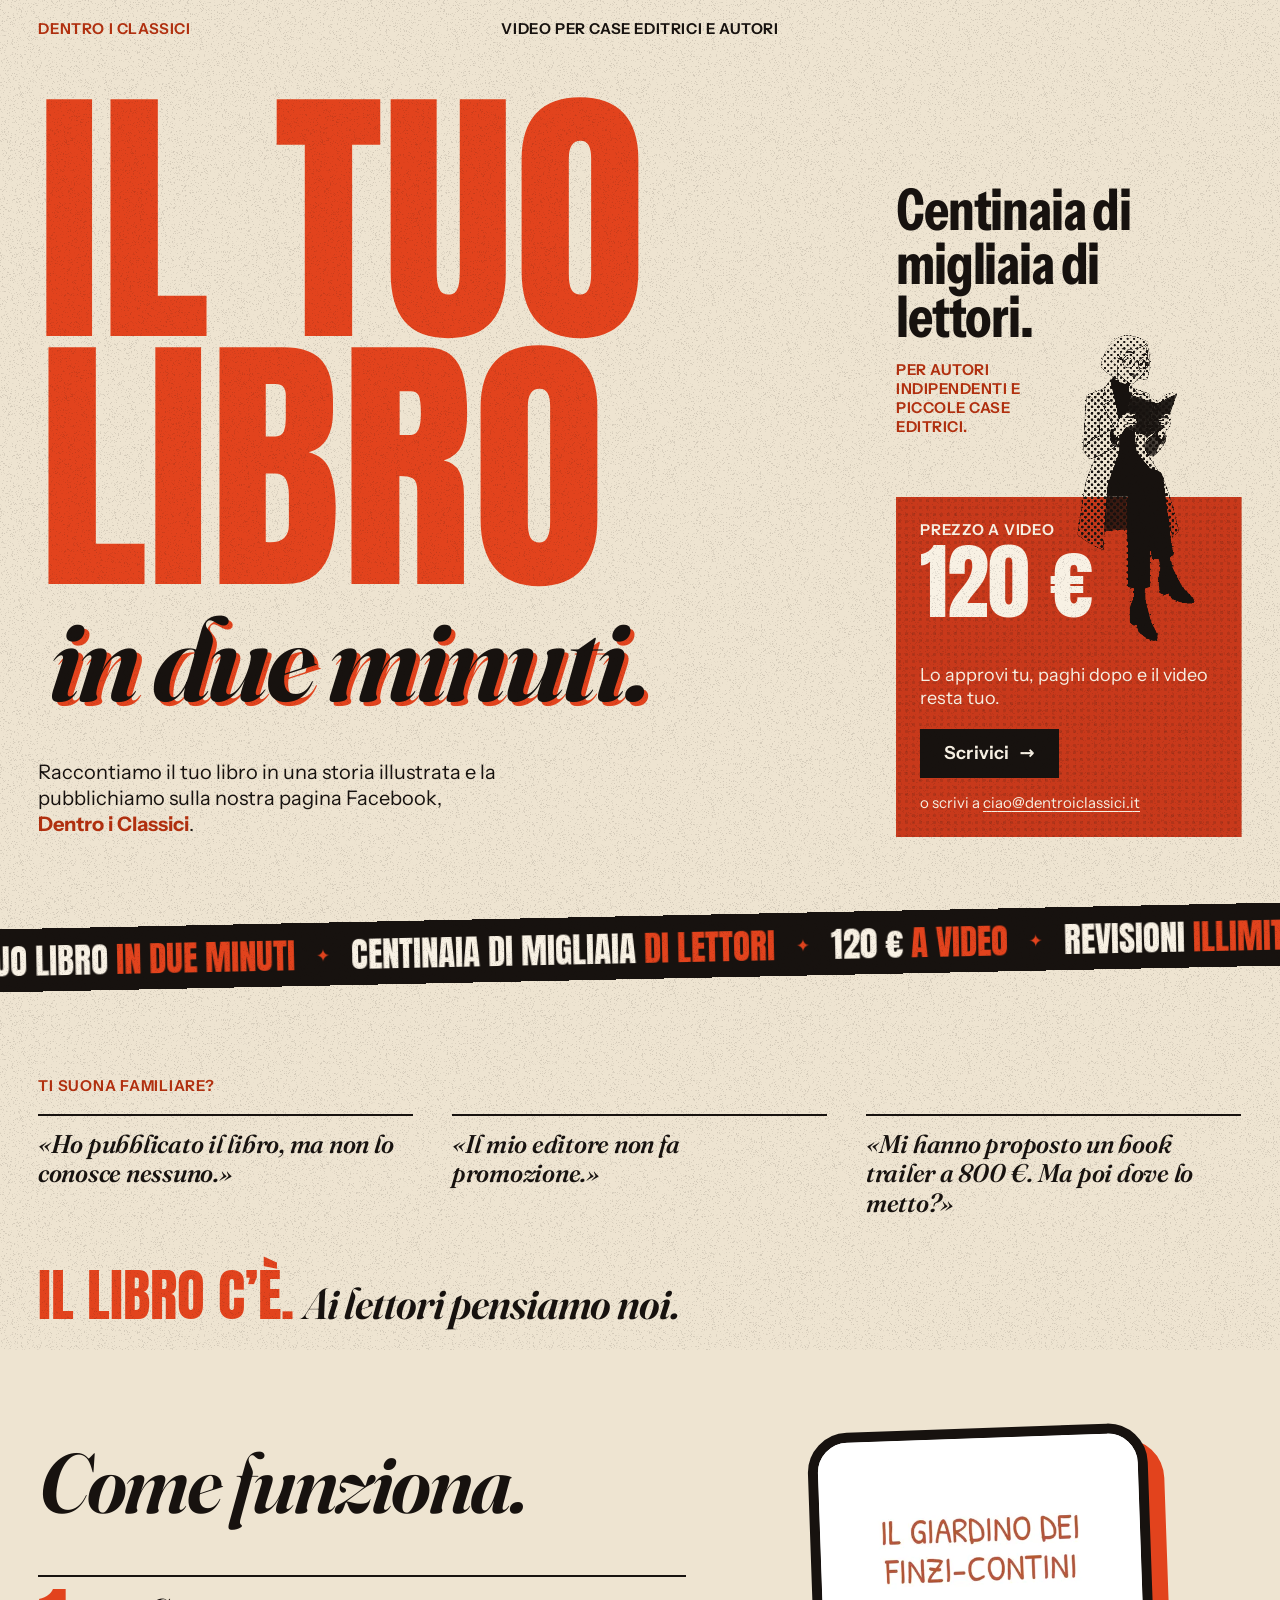
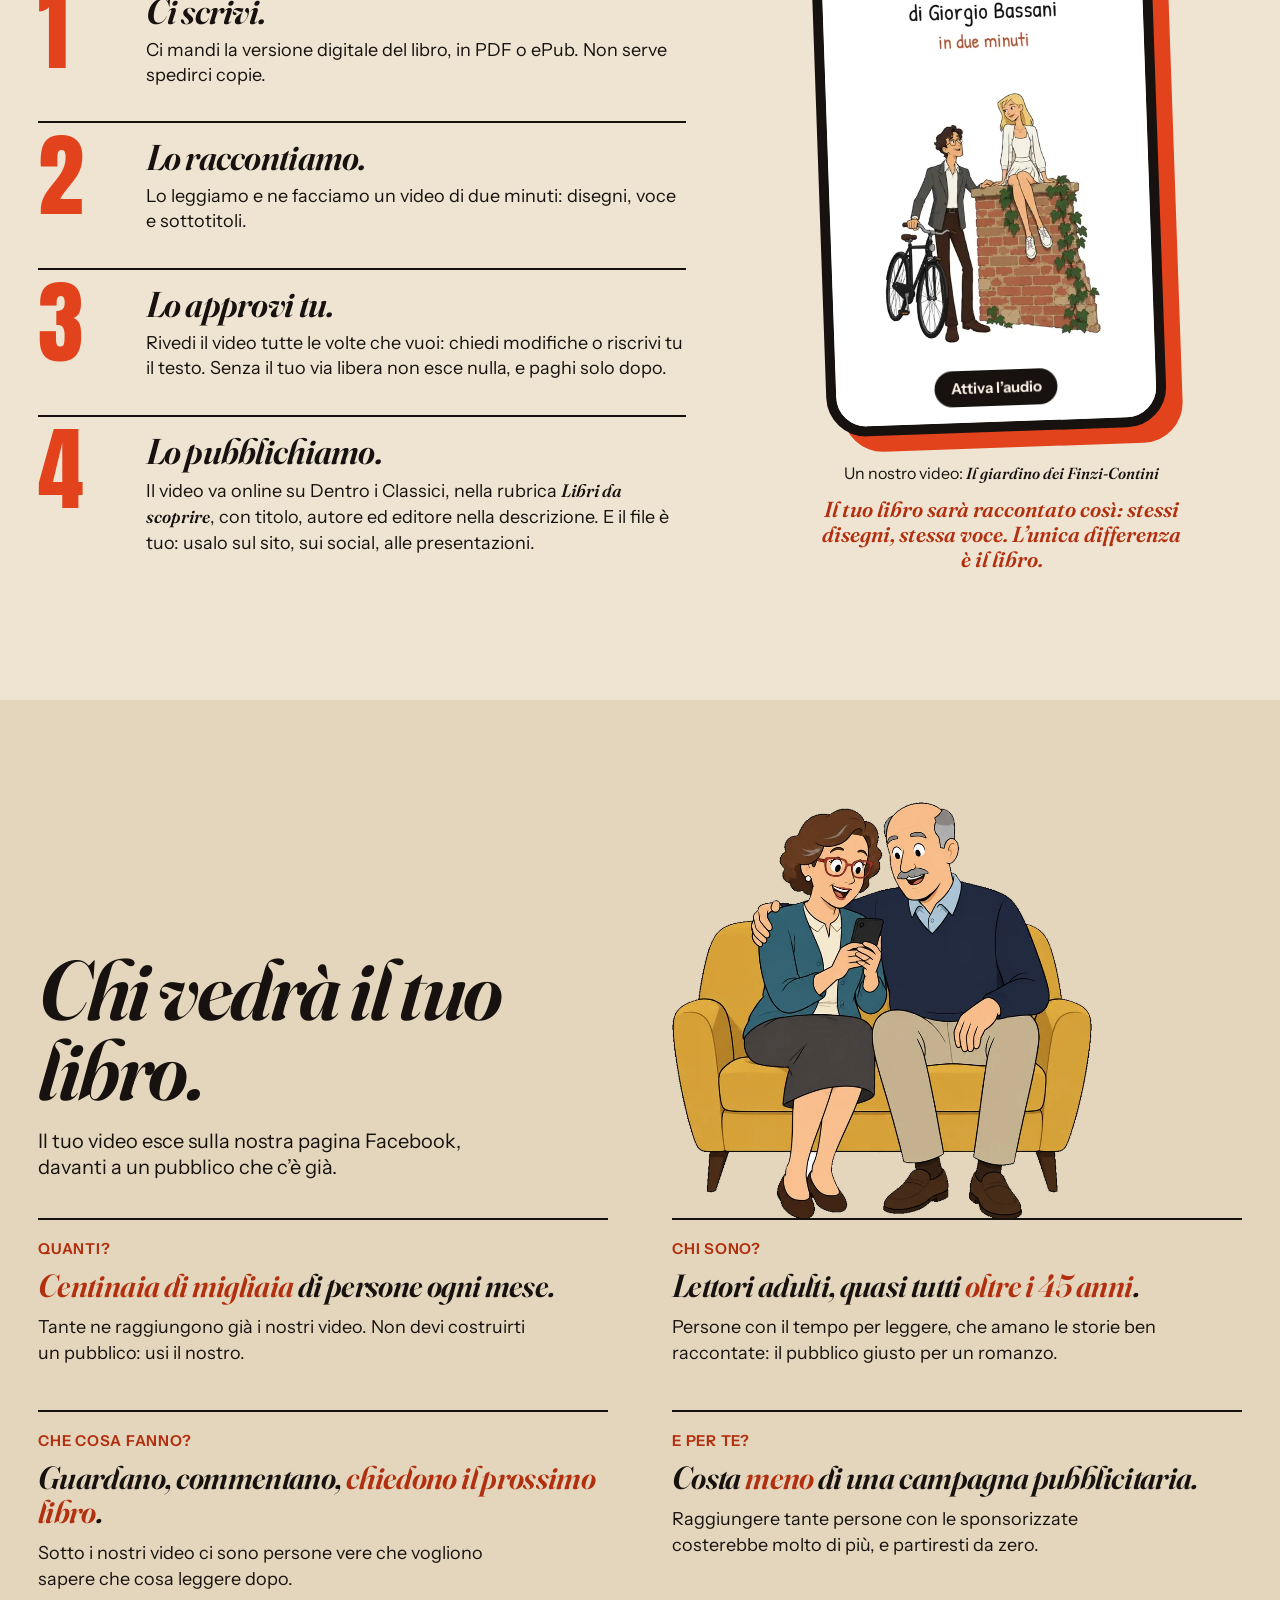
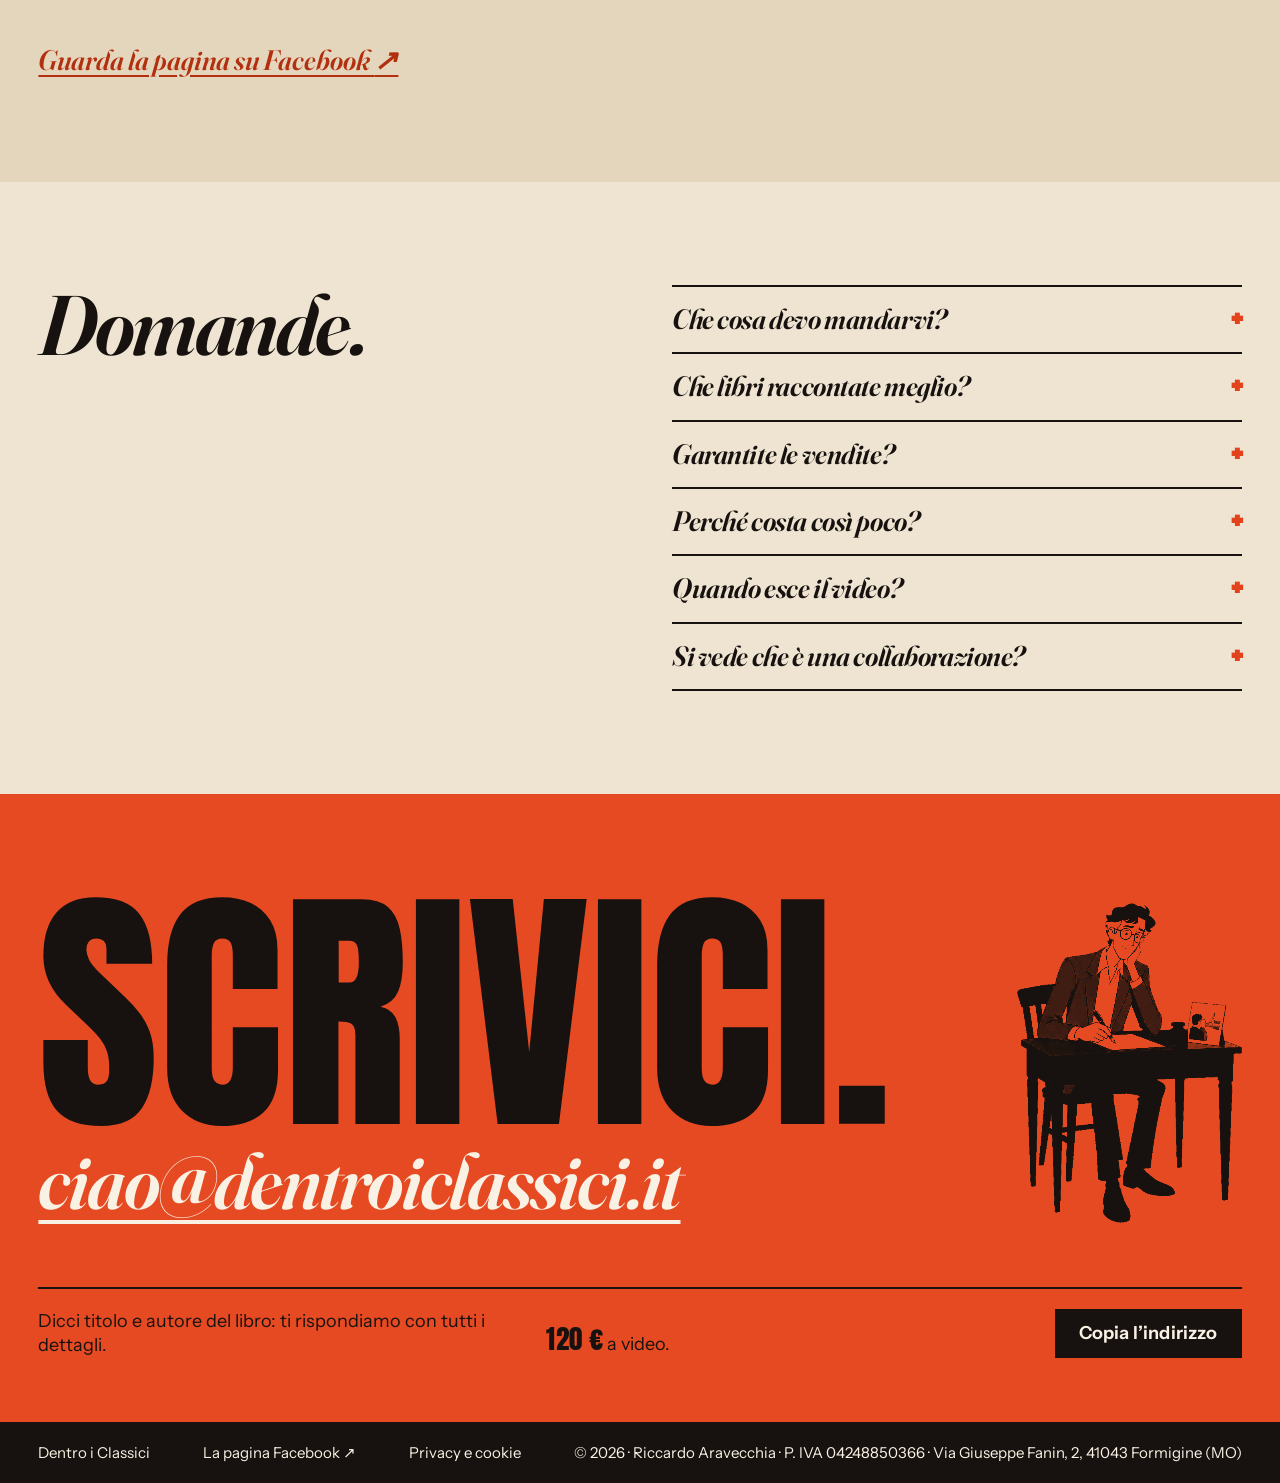
<file: index.html>
<!doctype html>
<html lang="it">
<head>
<meta charset="utf-8">
<meta name="viewport" content="width=device-width, initial-scale=1, viewport-fit=cover">
<title>Il tuo libro, in due minuti · Dentro i Classici</title>
<meta name="description" content="Il libro c’è, ai lettori pensiamo noi. Un video illustrato sul tuo libro, pubblicato su Dentro i Classici: centinaia di migliaia di lettori, a un prezzo su misura per autori indipendenti e piccole case editrici.">
<meta name="theme-color" content="#EEE4D1">
<meta name="format-detection" content="telephone=no">
<link rel="canonical" href="https://dentroiclassici.it/">
<meta property="og:type" content="website">
<meta property="og:locale" content="it_IT">
<meta property="og:site_name" content="Dentro i Classici">
<meta property="og:url" content="https://dentroiclassici.it/">
<meta property="og:title" content="Il tuo libro, in due minuti.">
<meta property="og:description" content="Il libro c’è, ai lettori pensiamo noi: un video illustrato sul tuo libro, davanti a centinaia di migliaia di lettori.">
<meta property="og:image" content="https://dentroiclassici.it/assets/img/og.jpg">
<meta property="og:image:width" content="1200">
<meta property="og:image:height" content="630">
<meta name="twitter:card" content="summary_large_image">
<link rel="icon" href="favicon.svg" type="image/svg+xml">
<link rel="preload" href="assets/fonts/anton.woff2" as="font" type="font/woff2" crossorigin>
<link rel="preload" href="assets/fonts/fraunces-italic.woff2" as="font" type="font/woff2" crossorigin>
<link rel="stylesheet" href="css/style.css">
<script>document.documentElement.classList.add('js');</script>
<script src="js/main.js" defer></script>
</head>
<body>

<header class="top">
  <a class="brand" href="./">Dentro i Classici</a>
  <p class="top-mid">Video per case editrici e autori</p>
  <p class="top-right" data-promo>Ottobre: −50%</p>
</header>

<main>

  <!-- 1 · L'offerta, tutta in una schermata -->
  <section class="hero" aria-labelledby="titolo">
    <h1 id="titolo" class="hero-title" aria-label="Il tuo libro, in due minuti.">
      <span class="mega" aria-hidden="true"><span class="line" data-stamp>Il tuo</span><span class="line" data-stamp>libro</span></span>
      <span class="script misreg" aria-hidden="true" data-text="in due minuti.">in due minuti.</span>
    </h1>

    <aside class="hero-side">
      <p class="pitch-big">Centinaia di migliaia di lettori.</p>
      <p class="pitch-small">Per autori indipendenti e piccole case editrici.</p>

      <div class="box-wrap">
        <div class="reader-anim" data-show="base">
          <img class="reader print" src="assets/img/reader.webp" width="367" height="800" alt="Una lettrice seduta sul prezzo, immersa in un libro rosso" data-print="color">
          <img class="reader-frame" src="assets/img/reader-legs.webp" width="367" height="800" alt="" data-frame="legs">
          <img class="reader-frame" src="assets/img/reader-page.webp" width="367" height="800" alt="" data-frame="page">
        </div>
        <div class="offer-box">
          <p class="offer-kicker" data-promo>Solo a ottobre</p>
          <p class="offer-kicker" data-full>Prezzo a video</p>
          <p class="offer-price"><span data-promo>60&nbsp;€</span><span data-full>120&nbsp;€</span></p>
          <p class="offer-was" data-promo>invece di <s>120&nbsp;€</s></p>
          <p class="offer-what">Lo approvi tu, paghi dopo e il video resta tuo.</p>
          <a class="btn" href="mailto:ciao@dentroiclassici.it?subject=Video%20per%20il%20mio%20libro&amp;body=Ciao%2C%0D%0Avorrei%20un%20video%20per%20il%20mio%20libro.%0D%0A%0D%0ATitolo%3A%20%0D%0AAutore%3A%20%0D%0ACasa%20editrice%20(se%20c%27%C3%A8)%3A%20%0D%0A">Scrivici <span aria-hidden="true">→</span></a>
          <p class="offer-mail">o scrivi a <a href="mailto:ciao@dentroiclassici.it?subject=Video%20per%20il%20mio%20libro&amp;body=Ciao%2C%0D%0Avorrei%20un%20video%20per%20il%20mio%20libro.%0D%0A%0D%0ATitolo%3A%20%0D%0AAutore%3A%20%0D%0ACasa%20editrice%20(se%20c%27%C3%A8)%3A%20%0D%0A">ciao@dentroiclassici.it</a></p>
        </div>
      </div>
    </aside>

    <p class="hero-lede">Raccontiamo il tuo libro in una storia illustrata e la pubblichiamo sulla nostra pagina Facebook, <strong>Dentro&nbsp;i&nbsp;Classici</strong>.</p>
  </section>

  <div class="ticker" aria-hidden="true">
    <div class="ticker-track">
      <div class="ticker-set"><span>Il tuo libro <em>in due minuti</em></span><b>✦</b><span>Centinaia di migliaia <em>di lettori</em></span><b>✦</b><span data-promo>60&nbsp;€ <em>a ottobre</em></span><span data-full>120&nbsp;€ <em>a video</em></span><b>✦</b><span>Revisioni <em>illimitate</em></span><b>✦</b><span>Lo approvi tu, <em>paghi dopo</em></span><b>✦</b></div>
      <div class="ticker-set"><span>Il tuo libro <em>in due minuti</em></span><b>✦</b><span>Centinaia di migliaia <em>di lettori</em></span><b>✦</b><span data-promo>60&nbsp;€ <em>a ottobre</em></span><span data-full>120&nbsp;€ <em>a video</em></span><b>✦</b><span>Revisioni <em>illimitate</em></span><b>✦</b><span>Lo approvi tu, <em>paghi dopo</em></span><b>✦</b></div>
      <div class="ticker-set"><span>Il tuo libro <em>in due minuti</em></span><b>✦</b><span>Centinaia di migliaia <em>di lettori</em></span><b>✦</b><span data-promo>60&nbsp;€ <em>a ottobre</em></span><span data-full>120&nbsp;€ <em>a video</em></span><b>✦</b><span>Revisioni <em>illimitate</em></span><b>✦</b><span>Lo approvi tu, <em>paghi dopo</em></span><b>✦</b></div>
    </div>
  </div>

  <!-- 2 · Il problema, con le parole di chi scrive -->
  <section class="voices" aria-labelledby="voci">
    <h2 id="voci" class="voices-kicker">Ti suona familiare?</h2>
    <ul class="quotes">
      <li data-reveal>«Ho pubblicato il libro, ma non lo conosce nessuno.»</li>
      <li data-reveal>«Il mio editore non fa promozione.»</li>
      <li data-reveal>«Mi hanno proposto un book trailer a 800&nbsp;€. Ma poi dove lo metto?»</li>
    </ul>
    <p class="voices-answer" data-reveal><span class="voices-mega">Il libro c’è.</span> <em>Ai lettori pensiamo noi.</em></p>
  </section>

  <!-- 3 · Come funziona, con un video vero -->
  <section class="how" aria-labelledby="come">
    <div class="how-text">
      <h2 id="come" class="h2">Come funziona.</h2>
      <ol class="steps">
        <li data-reveal>
          <span class="step-n" aria-hidden="true">1</span>
          <h3>Ci scrivi.</h3>
          <p>Ci mandi la versione digitale del libro, in PDF o ePub. Non serve spedirci copie.</p>
        </li>
        <li data-reveal>
          <span class="step-n" aria-hidden="true">2</span>
          <h3>Lo raccontiamo.</h3>
          <p>Lo leggiamo e ne facciamo un video di due minuti: disegni, voce e sottotitoli.</p>
        </li>
        <li data-reveal>
          <span class="step-n" aria-hidden="true">3</span>
          <h3>Lo approvi tu.</h3>
          <p>Rivedi il video tutte le volte che vuoi: chiedi modifiche o riscrivi tu il testo. Senza il tuo via libera non esce nulla, e paghi solo dopo.</p>
        </li>
        <li data-reveal>
          <span class="step-n" aria-hidden="true">4</span>
          <h3>Lo pubblichiamo.</h3>
          <p>Il video va online su Dentro i Classici, nella rubrica <em>Libri da scoprire</em>, con titolo, autore ed editore nella descrizione. E il file è tuo: usalo sul sito, sui social, alle presentazioni.</p>
        </li>
      </ol>
    </div>

    <figure class="phone-wrap" data-reveal>
      <div class="phone">
        <video class="phone-video" src="assets/video/finzi-contini.mp4" poster="assets/video/finzi-contini-poster.webp" muted loop playsinline preload="none" aria-label="Esempio: il nostro video su Il giardino dei Finzi-Contini"></video>
        <button class="sound" type="button" aria-pressed="false">Attiva l’audio</button>
      </div>
      <figcaption>
        <span class="cap-src">Un nostro video: <em>Il giardino dei Finzi-Contini</em></span>
        <span class="cap-line">Il tuo libro sarà raccontato così: stessi disegni, stessa voce. L’unica differenza è il libro.</span>
      </figcaption>
    </figure>
  </section>

  <!-- 4 · Chi vedrà il tuo libro -->
  <section class="audience" aria-labelledby="pubblico">
    <div class="audience-head">
      <div class="audience-text">
        <h2 id="pubblico" class="h2">Chi vedrà il tuo libro.</h2>
        <p class="audience-intro">Il tuo video esce sulla nostra pagina Facebook, davanti a un pubblico che c’è già.</p>
      </div>
      <div class="audience-art">
        <img class="couple print" src="assets/img/audience.webp" width="900" height="896" alt="Una coppia sul divano guarda un nostro video sul telefono" data-print="color">
      </div>
    </div>

    <!-- Ogni riquadro: la domanda di chi compra, la risposta, il perché. -->
    <ul class="who">
      <li data-reveal>
        <p class="who-q">Quanti?</p>
        <p class="who-a"><span class="hl">Centinaia di migliaia</span> di persone ogni mese.</p>
        <p class="who-d">Tante ne raggiungono già i nostri video. Non devi costruirti un pubblico: usi il nostro.</p>
      </li>
      <li data-reveal>
        <p class="who-q">Chi sono?</p>
        <p class="who-a">Lettori adulti, quasi tutti <span class="hl">oltre i 45&nbsp;anni</span>.</p>
        <p class="who-d">Persone con il tempo per leggere, che amano le storie ben raccontate: il pubblico giusto per un romanzo.</p>
      </li>
      <li data-reveal>
        <p class="who-q">Che cosa fanno?</p>
        <p class="who-a">Guardano, commentano, <span class="hl">chiedono il prossimo libro</span>.</p>
        <p class="who-d">Sotto i nostri video ci sono persone vere che vogliono sapere che cosa leggere dopo.</p>
      </li>
      <li data-reveal>
        <p class="who-q">E per te?</p>
        <p class="who-a">Costa <span class="hl">meno</span> di una campagna pubblicitaria.</p>
        <p class="who-d">Raggiungere tante persone con le sponsorizzate costerebbe molto di più, e partiresti da zero.</p>
      </li>
    </ul>
    <p class="audience-link"><a href="https://www.facebook.com/61595044739355/" rel="noopener">Guarda la pagina su Facebook <span aria-hidden="true">↗</span></a></p>
  </section>

  <!-- 5 · Casi: si mostra (togliendo hidden) quando ci sono i primi 2-3 libri.
       Ogni <li>: copertina 2:3 in assets/img/casi/, frase del cliente, nome. -->
  <section class="cases" aria-labelledby="casi" hidden>
    <h2 id="casi" class="h2">L’hanno fatto con noi.</h2>
    <ul class="case-list">
      <!--
      <li data-reveal>
        <img src="assets/img/casi/TITOLO.webp" width="400" height="600" alt="Copertina di TITOLO">
        <blockquote>«Frase del cliente.»</blockquote>
        <p class="case-who">Nome Cognome, <em>Titolo</em> (Editore)</p>
      </li>
      -->
    </ul>
  </section>

  <!-- 6 · Le domande di chi compra -->
  <section class="faq" aria-labelledby="domande">
    <h2 id="domande" class="h2">Domande.</h2>
    <div class="faq-list">
      <details data-reveal>
        <summary>Che cosa devo mandarvi?</summary>
        <p>Solo la versione digitale del libro, in PDF o ePub. Non serve spedire copie né scrivere niente: il testo del video lo prepariamo noi, e se vuoi lo riscrivi tu.</p>
      </details>
      <details data-reveal>
        <summary>Che libri raccontate meglio?</summary>
        <p>Le storie: romanzi, romanzi storici, saghe familiari, memoir e storie vere, gialli classici, racconti di provincia. Sono quelle che il nostro pubblico ama di più. Per gli altri generi scrivici lo stesso: ti diciamo con onestà se possono funzionare.</p>
      </details>
      <details data-reveal>
        <summary>Garantite le vendite?</summary>
        <p>No. Garantiamo un lavoro fatto bene e la pubblicazione davanti al nostro pubblico. Noi facciamo conoscere il libro; il resto lo fa la storia.</p>
      </details>
      <details data-reveal>
        <summary>Perché costa così poco?</summary>
        <p>Perché il pubblico ce l’abbiamo già e i video li facciamo tutti i giorni: il tuo libro è uno in più da raccontare, non un progetto da zero. Un video costa <span data-promo>60&nbsp;€ fino al 31 ottobre, poi 120&nbsp;€</span><span data-full>120&nbsp;€</span>.</p>
      </details>
      <details data-reveal>
        <summary>Quando esce il video?</summary>
        <p>Ti diamo la data quando approvi il video: di solito entro 7–10 giorni.</p>
      </details>
      <details data-reveal>
        <summary>Si vede che è una collaborazione?</summary>
        <p>Sì: Facebook segna il post come «Partnership a pagamento», con la tua pagina o quella dell’editore come partner. Chi guarda il video trova anche te.</p>
      </details>
    </div>
  </section>

  <!-- 7 · Scrivici -->
  <section class="cta" aria-labelledby="scrivici">
    <img class="writer print" src="assets/img/writer.webp" width="562" height="800" alt="" data-print="ink">
    <h2 id="scrivici" class="cta-title" data-stamp>Scrivici.</h2>
    <a class="cta-mail" href="mailto:ciao@dentroiclassici.it?subject=Video%20per%20il%20mio%20libro&amp;body=Ciao%2C%0D%0Avorrei%20un%20video%20per%20il%20mio%20libro.%0D%0A%0D%0ATitolo%3A%20%0D%0AAutore%3A%20%0D%0ACasa%20editrice%20(se%20c%27%C3%A8)%3A%20%0D%0A">ciao@dentroiclassici.it</a>
    <div class="cta-row">
      <p class="cta-copy">Dicci titolo e autore del libro: ti rispondiamo con tutti i dettagli.</p>
      <p class="cta-price" data-promo><strong>60 €</strong> fino al 31 ottobre.<br>Dal 1° novembre costa 120 €.</p>
      <p class="cta-price" data-full><strong>120 €</strong> a video.</p>
      <button class="copy" type="button" data-copy="ciao@dentroiclassici.it">Copia l’indirizzo</button>
    </div>
  </section>

</main>

<footer class="foot">
  <span>Dentro i Classici</span>
  <a href="https://www.facebook.com/61595044739355/" rel="noopener">La pagina Facebook <span aria-hidden="true">↗</span></a>
  <a href="privacy.html">Privacy e cookie</a>
  <span>© 2026 · Riccardo Aravecchia · P. IVA 04248850366 · Via Giuseppe Fanin, 2, 41043 Formigine (MO)</span>
</footer>

</body>
</html>
</file>
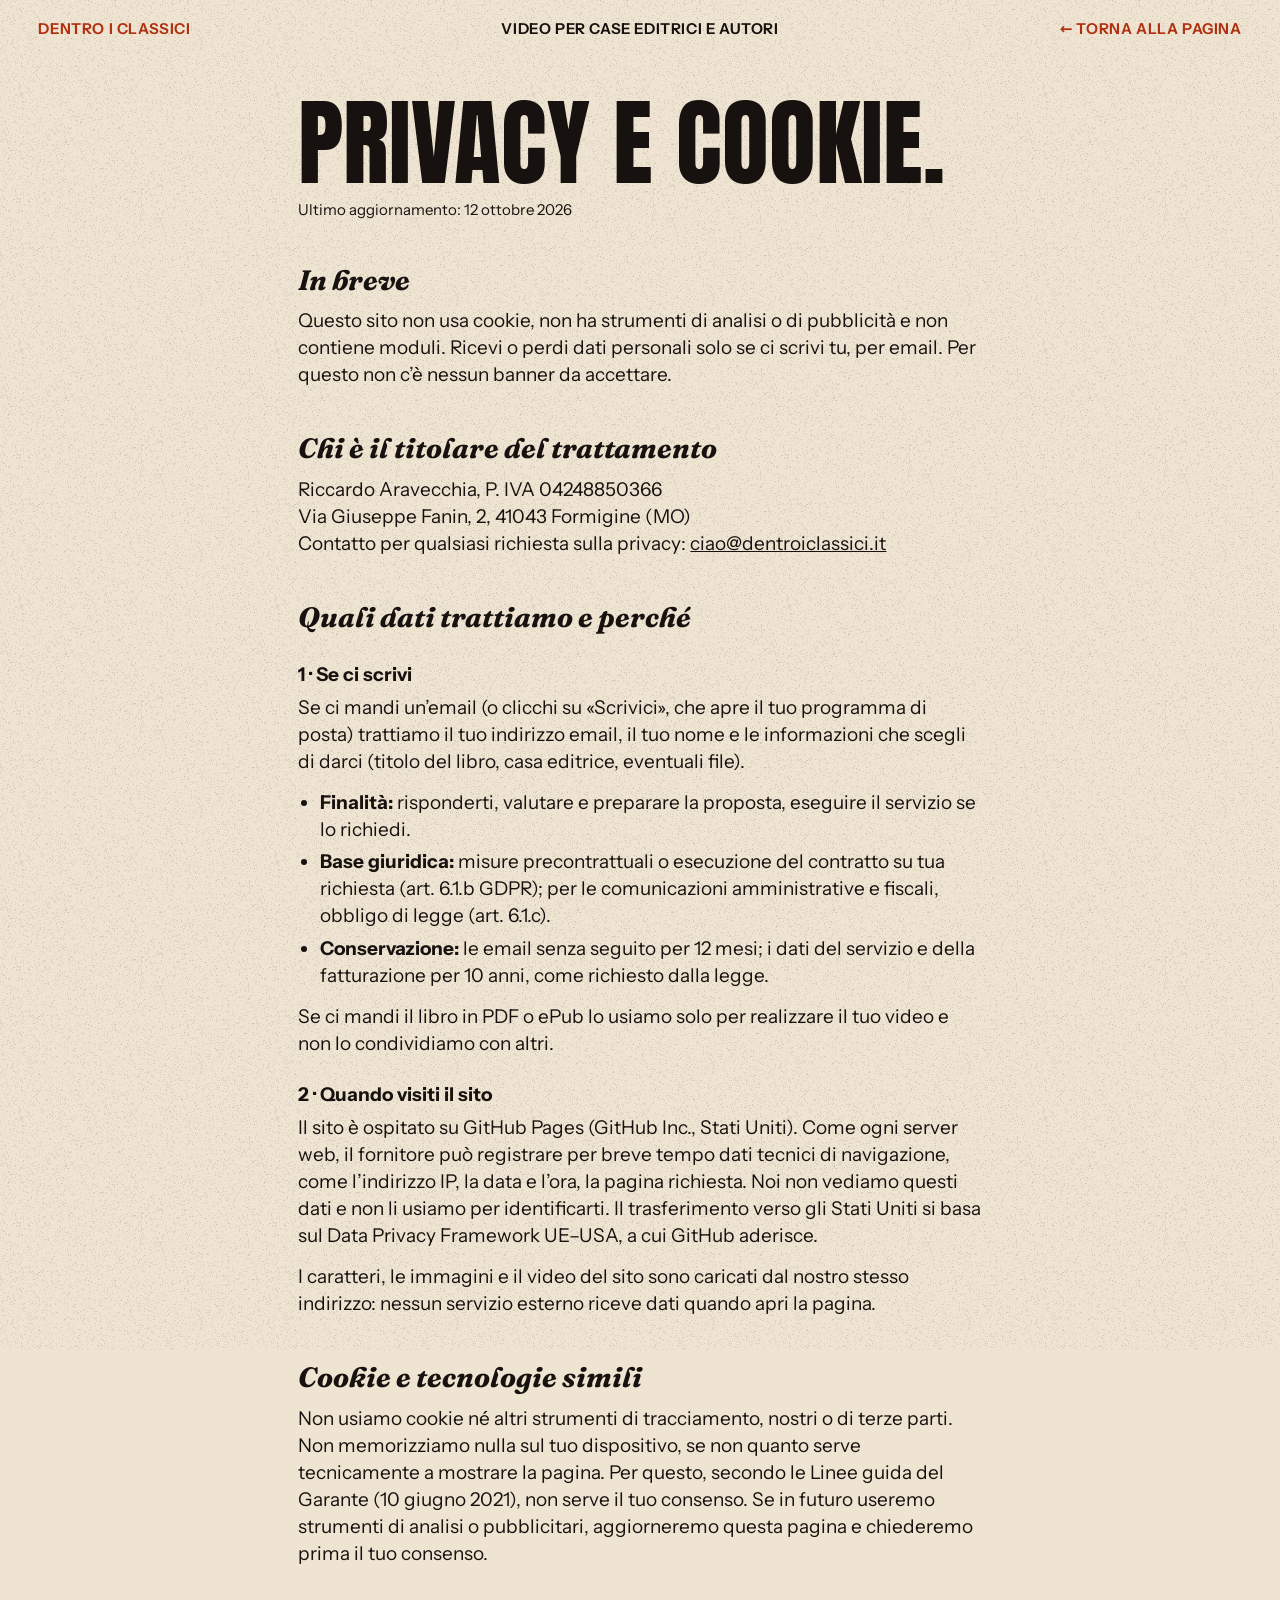
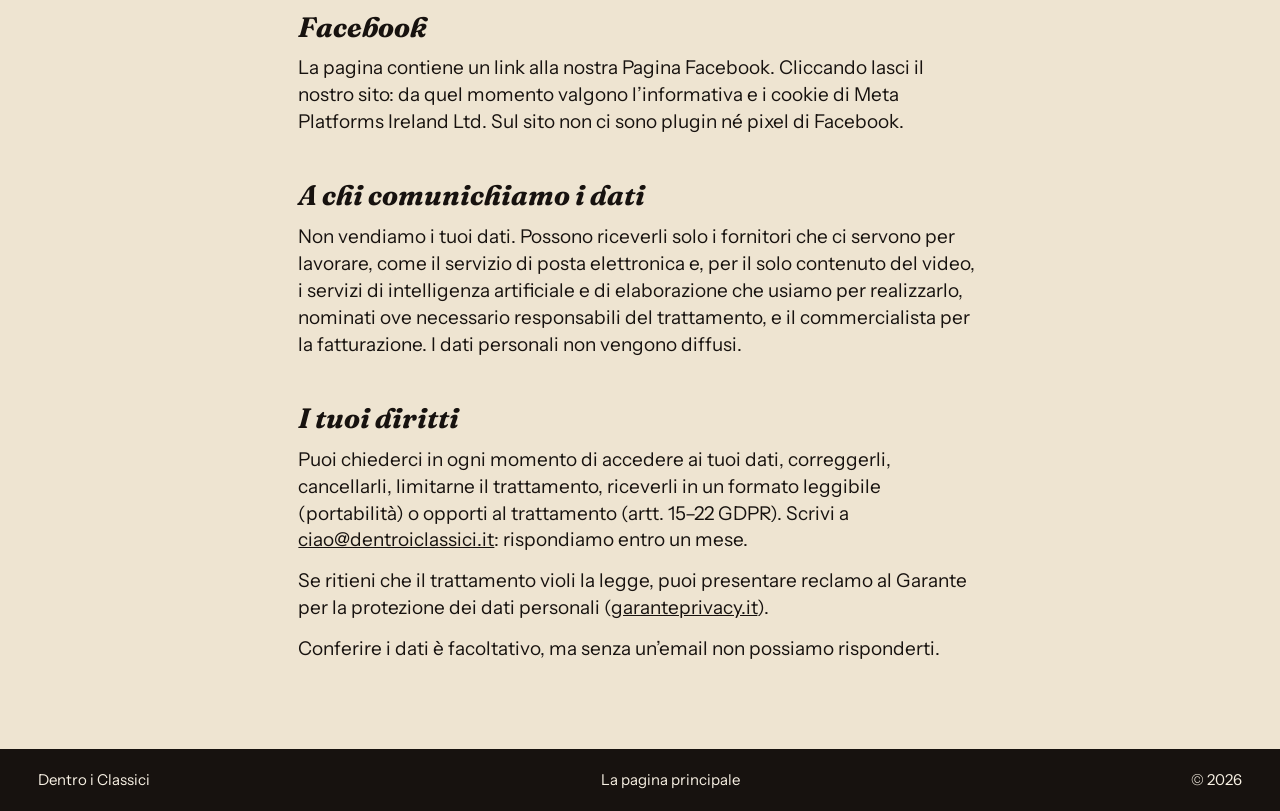
<file: privacy.html>
<!doctype html>
<html lang="it">
<head>
<meta charset="utf-8">
<meta name="viewport" content="width=device-width, initial-scale=1, viewport-fit=cover">
<title>Privacy e cookie · Dentro i Classici</title>
<meta name="description" content="Informativa sul trattamento dei dati personali (art. 13 GDPR) e sui cookie di dentroiclassici.it.">
<meta name="robots" content="noindex, follow">
<meta name="theme-color" content="#EEE4D1">
<link rel="canonical" href="https://dentroiclassici.it/privacy.html">
<link rel="icon" href="favicon.svg" type="image/svg+xml">
<link rel="preload" href="assets/fonts/anton.woff2" as="font" type="font/woff2" crossorigin>
<link rel="stylesheet" href="css/style.css">
</head>
<body>

<header class="top">
  <a class="brand" href="./">Dentro i Classici</a>
  <p class="top-mid">Video per case editrici e autori</p>
  <p class="top-right"><a href="./">← Torna alla pagina</a></p>
</header>

<main class="legal">
  <h1 class="legal-title">Privacy e cookie.</h1>
  <p class="legal-date">Ultimo aggiornamento: 12 ottobre 2026</p>

  <h2>In breve</h2>
  <p>Questo sito non usa cookie, non ha strumenti di analisi o di pubblicità e non contiene moduli. Ricevi o perdi dati personali solo se ci scrivi tu, per email. Per questo non c’è nessun banner da accettare.</p>

  <h2>Chi è il titolare del trattamento</h2>
  <p>Riccardo Aravecchia, P. IVA 04248850366<br>Via Giuseppe Fanin, 2, 41043 Formigine (MO)<br>
  Contatto per qualsiasi richiesta sulla privacy: <a href="mailto:ciao@dentroiclassici.it">ciao@dentroiclassici.it</a></p>

  <h2>Quali dati trattiamo e perché</h2>
  <h3>1 · Se ci scrivi</h3>
  <p>Se ci mandi un’email (o clicchi su «Scrivici», che apre il tuo programma di posta) trattiamo il tuo indirizzo email, il tuo nome e le informazioni che scegli di darci (titolo del libro, casa editrice, eventuali file).</p>
  <ul>
    <li><strong>Finalità:</strong> risponderti, valutare e preparare la proposta, eseguire il servizio se lo richiedi.</li>
    <li><strong>Base giuridica:</strong> misure precontrattuali o esecuzione del contratto su tua richiesta (art. 6.1.b GDPR); per le comunicazioni amministrative e fiscali, obbligo di legge (art. 6.1.c).</li>
    <li><strong>Conservazione:</strong> le email senza seguito per 12 mesi; i dati del servizio e della fatturazione per 10 anni, come richiesto dalla legge.</li>
  </ul>
  <p>Se ci mandi il libro in PDF o ePub lo usiamo solo per realizzare il tuo video e non lo condividiamo con altri.</p>

  <h3>2 · Quando visiti il sito</h3>
  <p>Il sito è ospitato su GitHub Pages (GitHub Inc., Stati Uniti). Come ogni server web, il fornitore può registrare per breve tempo dati tecnici di navigazione, come l’indirizzo IP, la data e l’ora, la pagina richiesta. Noi non vediamo questi dati e non li usiamo per identificarti. Il trasferimento verso gli Stati Uniti si basa sul Data Privacy Framework UE–USA, a cui GitHub aderisce.</p>
  <p>I caratteri, le immagini e il video del sito sono caricati dal nostro stesso indirizzo: nessun servizio esterno riceve dati quando apri la pagina.</p>

  <h2>Cookie e tecnologie simili</h2>
  <p>Non usiamo cookie né altri strumenti di tracciamento, nostri o di terze parti. Non memorizziamo nulla sul tuo dispositivo, se non quanto serve tecnicamente a mostrare la pagina. Per questo, secondo le Linee guida del Garante (10 giugno 2021), non serve il tuo consenso. Se in futuro useremo strumenti di analisi o pubblicitari, aggiorneremo questa pagina e chiederemo prima il tuo consenso.</p>

  <h2>Facebook</h2>
  <p>La pagina contiene un link alla nostra Pagina Facebook. Cliccando lasci il nostro sito: da quel momento valgono l’informativa e i cookie di Meta Platforms Ireland Ltd. Sul sito non ci sono plugin né pixel di Facebook.</p>

  <h2>A chi comunichiamo i dati</h2>
  <p>Non vendiamo i tuoi dati. Possono riceverli solo i fornitori che ci servono per lavorare, come il servizio di posta elettronica e, per il solo contenuto del video, i servizi di intelligenza artificiale e di elaborazione che usiamo per realizzarlo, nominati ove necessario responsabili del trattamento, e il commercialista per la fatturazione. I dati personali non vengono diffusi.</p>

  <h2>I tuoi diritti</h2>
  <p>Puoi chiederci in ogni momento di accedere ai tuoi dati, correggerli, cancellarli, limitarne il trattamento, riceverli in un formato leggibile (portabilità) o opporti al trattamento (artt. 15–22 GDPR). Scrivi a <a href="mailto:ciao@dentroiclassici.it">ciao@dentroiclassici.it</a>: rispondiamo entro un mese.</p>
  <p>Se ritieni che il trattamento violi la legge, puoi presentare reclamo al Garante per la protezione dei dati personali (<a href="https://www.garanteprivacy.it" rel="noopener">garanteprivacy.it</a>).</p>
  <p>Conferire i dati è facoltativo, ma senza un’email non possiamo risponderti.</p>
</main>

<footer class="foot">
  <span>Dentro i Classici</span>
  <a href="./">La pagina principale</a>
  <span>© 2026</span>
</footer>

</body>
</html>
</file>
<file: css/style.css>
/* Dentro i Classici — video sponsorizzati per libri */

@font-face {
  font-family: "Anton";
  src: url("../assets/fonts/anton.woff2") format("woff2");
  font-weight: 400;
  font-display: swap;
}
@font-face {
  font-family: "Fraunces";
  src: url("../assets/fonts/fraunces-italic.woff2") format("woff2");
  font-style: italic;
  font-weight: 300 900;
  font-display: swap;
}
@font-face {
  font-family: "Instrument Sans";
  src: url("../assets/fonts/instrument-sans.woff2") format("woff2");
  font-weight: 400 700;
  font-stretch: 75% 100%;
  font-display: swap;
}

:root {
  color-scheme: light;
  --paper: #eee4d1;
  --paper-deep: #e4d6bc;
  --ink: #17120f;
  --red: #e2431d;
  --red-text: #b2300f;
  --red-box: #c8391b;  /* testo crema piccolo: contrasto 4,6:1 */
  --red-cta: #e64a22;  /* testo scuro piccolo: contrasto 4,75:1 */
  --cream: #f8f1e4;
  --pad: clamp(16px, 3vw, 44px);
  --display: "Anton", Impact, "Arial Narrow Bold", sans-serif;
  --serif: "Fraunces", Georgia, "Times New Roman", serif;
  --sans: "Instrument Sans", system-ui, -apple-system, "Segoe UI", Roboto, sans-serif;
  --wrap: 1440px; /* oltre questa larghezza il contenuto resta al centro */
  --page: min(100vw, calc(var(--wrap) + 2 * var(--pad)));
  --gutter: max(var(--pad), calc((100% - var(--wrap)) / 2));
  --col-gap: clamp(32px, 5vw, 80px);
  --side: clamp(290px, calc(var(--page) * 0.27), 440px);
}

*, *::before, *::after { box-sizing: border-box; }

html {
  scrollbar-width: none; /* niente barra di scorrimento: si scorre lo stesso */
  background: var(--paper);
  color: var(--ink);
  -webkit-text-size-adjust: 100%;
  text-size-adjust: 100%;
}

body {
  margin: 0;
  font-family: var(--sans);
  font-size: 19px;
  line-height: 1.42;
  -webkit-font-smoothing: antialiased;
  overflow-x: clip;
}

img, video, canvas { display: block; max-width: 100%; }
html::-webkit-scrollbar { display: none; }
[hidden] { display: none !important; }
p { margin: 0; }
a { color: inherit; }
em, i { font-family: var(--serif); font-style: italic; font-weight: 560; font-variation-settings: "opsz" 72, "SOFT" 0, "WONK" 1; }

:focus-visible { outline: 3px solid var(--ink); outline-offset: 4px; }

/* Grana di stampa: un unico strato, spostato a scatti */
body::after {
  content: "";
  position: fixed;
  inset: -50%;
  z-index: 100;
  pointer-events: none;
  background: url("../assets/img/grain.png");
  animation: grain 0.66s steps(1) infinite;
}
@keyframes grain {
  0%   { transform: translate(0, 0); }
  25%  { transform: translate(-7%, 4%); }
  50%  { transform: translate(5%, -6%); }
  75%  { transform: translate(-3%, -9%); }
}

/* ------------------------------------------------------------ Testata */

.top {
  display: grid;
  grid-template-columns: 1fr auto 1fr;
  align-items: baseline;
  gap: 16px;
  padding: 18px var(--gutter) 0;
  font-size: 15px;
  font-weight: 650;
  letter-spacing: 0.04em;
  text-transform: uppercase;
}
.brand { color: var(--red-text); text-decoration: none; }
.top-right { color: var(--red-text); text-align: right; }

/* ------------------------------------------------------------ 1 · Hero */

.hero {
  /* Altezza del maiuscolo: limitata dalla larghezza della colonna e dall'altezza dello schermo,
     così titolo, «in due minuti» e la frase sotto stanno sempre nella prima schermata. */
  --mega: min(calc((var(--page) - var(--side) - 3 * var(--pad)) / 2.32 * 0.78), calc((100svh - 260px) / 2.3));
  display: grid;
  grid-template-columns: minmax(0, 1fr) var(--side);
  grid-template-areas: "title side" "lede side";
  grid-template-rows: auto auto;
  align-content: center;
  column-gap: var(--pad);
  min-height: calc(100svh - 42px);
  padding: clamp(18px, 3vh, 36px) var(--gutter) clamp(20px, 3.4vh, 36px);
}

.hero-title {
  grid-area: title;
  align-self: end;
  margin: 0;
  font-weight: 400;
}

.mega { display: block; }
.mega .line {
  display: block;
  font-family: var(--display);
  font-size: var(--mega);
  line-height: 0.9;
  text-transform: uppercase;
  color: var(--red);
  white-space: nowrap;
}

.script {
  position: relative;
  z-index: 1;
  isolation: isolate;
  display: block;
  width: max-content;
  max-width: 100%;
  margin-top: calc(var(--mega) * 0.03);
  padding: 0 0.12em 0.08em calc(var(--mega) * 0.04);
  font-family: var(--serif);
  font-style: italic;
  font-weight: 640;
  font-variation-settings: "opsz" 144, "SOFT" 0, "WONK" 1;
  font-size: calc(var(--mega) * 0.425); /* largo quanto «IL TUO»: i tre pezzi fanno un blocco */
  line-height: 1.02;
  letter-spacing: -0.025em;
  color: var(--ink);
}
/* Fuori registro, come una vecchia stampa a due colori */
.misreg::before {
  content: attr(data-text);
  position: absolute;
  inset: 0;
  z-index: -1;
  padding: inherit;
  color: var(--red);
  transform: translate(0.035em, 0.03em);
  animation: misreg 1.4s steps(1) infinite;
}
@keyframes misreg {
  0%  { transform: translate(0.035em, 0.03em); }
  33% { transform: translate(0.045em, 0.018em); }
  66% { transform: translate(0.028em, 0.04em); }
}

.hero-side {
  --rh: clamp(220px, 34vh, 330px);
  grid-area: side;
  align-self: end;
  display: flex;
  flex-direction: column;
  justify-content: flex-end;
}

/* Promessa e prezzo stanno in un unico blocco */
.pitch-big {
  font-weight: 700;
  font-stretch: 75%;
  font-size: clamp(44px, calc(var(--page) * 0.045), 84px);
  line-height: 0.93;
  letter-spacing: -0.02em;
}
.pitch-small {
  width: 54%;
  min-height: calc(var(--rh) * 0.5);
  padding: 16px 0 18px;
  color: var(--red-text);
  font-size: 15px;
  font-weight: 650;
  letter-spacing: 0.035em;
  line-height: 1.28;
  text-transform: uppercase;
}

.box-wrap { position: relative; }
.reader-anim {
  position: absolute;
  right: 7%;
  top: calc(var(--rh) * -0.53);
  z-index: 2;
  height: var(--rh);
  aspect-ratio: 367 / 800;
}
.reader-anim > * {
  position: absolute;
  inset: 0;
  width: 100%;
  height: 100%;
  max-width: none;
}
/* Fotogrammi a passo uno: se ne vede sempre uno solo */
.js .reader-frame { visibility: hidden; }
.js .reader-anim[data-show="legs"] canvas,
.js .reader-anim[data-show="page"] canvas { visibility: hidden; }
.js .reader-anim[data-show="legs"] [data-frame="legs"],
.js .reader-anim[data-show="page"] [data-frame="page"] { visibility: visible; }
.reader-frame { display: none; }
.js .reader-frame { display: block; }

.offer-box {
  position: relative;
  padding: 22px 24px 24px;
  background: var(--red-box);
  color: var(--cream);
  background-image: radial-gradient(circle, rgba(23, 18, 15, 0.13) 1.3px, transparent 1.8px);
  background-size: 7px 7px;
}
.offer-kicker {
  font-size: 15px;
  font-weight: 650;
  letter-spacing: 0.05em;
  text-transform: uppercase;
}
.offer-price {
  margin-top: 4px;
  font-family: var(--display);
  font-size: clamp(84px, 8.6vw, 132px);
  line-height: 0.9;
  letter-spacing: -0.01em;
}
.offer-was {
  margin-top: 8px;
  font-family: var(--serif);
  font-style: italic;
  font-weight: 560;
  font-size: 25px;
  line-height: 1.1;
}
.offer-was s { text-decoration-thickness: 2px; }
.offer-what {
  margin-top: 12px;
  font-size: 18px;
  line-height: 1.3;
  max-width: 19em;
}

.btn, .copy {
  display: inline-flex;
  align-items: center;
  gap: 10px;
  margin-top: 18px;
  padding: 13px 22px 14px;
  border: 2px solid var(--ink);
  background: var(--ink);
  color: var(--cream);
  font: 650 18px/1 var(--sans);
  letter-spacing: 0.01em;
  text-decoration: none;
  cursor: pointer;
}
/* Nessuna dissolvenza: il bottone "scatta" come un timbro */
.btn:hover, .copy:hover {
  background: var(--cream);
  color: var(--ink);
  transform: translate(-3px, -3px);
  box-shadow: 3px 3px 0 var(--ink);
}
.btn:active, .copy:active { transform: none; box-shadow: none; }
.offer-box .btn:focus-visible { outline-color: var(--cream); }

.hero-lede {
  grid-area: lede;
  align-self: start;
  max-width: 24em;
  padding-top: clamp(20px, 3.4vh, 40px);
  font-size: clamp(20px, 1.55vw, 26px);
  line-height: 1.3;
}
.hero-lede strong { font-weight: 700; color: var(--red-text); }

.offer-mail { margin-top: 14px; font-size: 15px; }
.offer-mail a { text-decoration-thickness: 1px; text-underline-offset: 0.18em; }
.offer-mail a:hover { color: var(--ink); }
.offer-mail a:focus-visible { outline-color: var(--cream); }

/* ------------------------------------------------------------ Nastro */

/* Un solo carattere, così maiuscolo e accenti stanno sulla stessa riga;
   il ritmo lo danno i due colori. Leggermente storto, come una fascia incollata. */
.ticker {
  position: relative;
  z-index: 2;
  margin: clamp(10px, 1.5vw, 24px) -4vw;
  overflow: hidden;
  background: var(--ink);
  color: var(--cream);
  padding: 15px 0 13px;
  transform: rotate(-1.2deg);
}
.ticker-track {
  display: flex;
  width: max-content;
  animation: marquee 44s linear infinite;
}
.ticker:hover .ticker-track { animation-play-state: paused; }
.ticker-set {
  display: flex;
  flex: none;
  align-items: center;
  gap: 0.6em;
  padding-right: 0.6em;
  font-family: var(--display);
  font-size: clamp(28px, 2.7vw, 46px);
  line-height: 1;
  text-transform: uppercase;
  white-space: nowrap;
}
.ticker em { font: inherit; font-variation-settings: normal; color: var(--red); }
.ticker b { font-family: var(--sans); font-size: 0.5em; font-weight: 400; color: var(--red); }
@keyframes marquee { to { transform: translateX(calc(-100% / 3)); } }

/* ------------------------------------------------------------ 2 · Ti suona familiare? */

.voices { padding: clamp(48px, 6vw, 88px) var(--gutter) 0; }
.voices-kicker {
  margin: 0;
  color: var(--red-text);
  font-size: 15px;
  font-weight: 650;
  letter-spacing: 0.05em;
  text-transform: uppercase;
}
.quotes {
  list-style: none;
  margin: 18px 0 0;
  padding: 0;
  display: grid;
  grid-template-columns: repeat(3, minmax(0, 1fr));
  gap: 22px clamp(24px, 3vw, 48px);
}
.quotes li {
  padding-top: 14px;
  border-top: 2px solid var(--ink);
  font-family: var(--serif);
  font-style: italic;
  font-weight: 560;
  font-variation-settings: "opsz" 72, "SOFT" 0, "WONK" 1;
  font-size: clamp(23px, 2vw, 32px);
  line-height: 1.15;
  letter-spacing: -0.01em;
}
.voices-answer {
  margin-top: clamp(32px, 4vw, 56px);
  font-size: clamp(30px, 3.4vw, 56px);
  line-height: 1;
}
.voices-mega {
  font-family: var(--display);
  font-size: 1.3em;
  line-height: 0.9;
  text-transform: uppercase;
  color: var(--red);
}
.voices-answer em { font-weight: 620; font-variation-settings: "opsz" 144, "SOFT" 0, "WONK" 1; letter-spacing: -0.02em; }

/* ------------------------------------------------------------ 3 · Come funziona */

.voices + .how { padding-top: clamp(64px, 8vw, 120px); }

.how {
  display: grid;
  grid-template-columns: minmax(0, 1.15fr) minmax(0, 0.85fr);
  align-items: center;
  gap: clamp(40px, 6vw, 96px);
  padding: clamp(72px, 10vw, 150px) var(--gutter);
}

.h2 {
  margin: 0;
  font-family: var(--serif);
  font-style: italic;
  font-weight: 620;
  font-variation-settings: "opsz" 144, "SOFT" 0, "WONK" 1;
  font-size: clamp(50px, 6.6vw, 108px);
  line-height: 0.95;
  letter-spacing: -0.03em;
}

.steps {
  list-style: none;
  margin: clamp(28px, 4vw, 52px) 0 0;
  padding: 0;
  display: grid;
  gap: clamp(22px, 2.6vw, 34px);
}
.steps li {
  display: grid;
  grid-template-columns: clamp(58px, 6.4vw, 96px) minmax(0, 1fr);
  column-gap: clamp(14px, 2vw, 28px);
  padding-top: 16px;
  border-top: 2px solid var(--ink);
}
.step-n {
  grid-row: span 2;
  font-family: var(--display);
  font-size: clamp(66px, 7.2vw, 112px);
  line-height: 0.8;
  color: var(--red);
}
.steps h3 {
  margin: 0;
  font-family: var(--serif);
  font-style: italic;
  font-weight: 620;
  font-variation-settings: "opsz" 144, "SOFT" 0, "WONK" 1;
  font-size: clamp(30px, 2.8vw, 44px);
  line-height: 1.02;
  letter-spacing: -0.02em;
}
.steps p { margin-top: 8px; max-width: 30em; font-size: clamp(18px, 1.35vw, 20px); }

.phone-wrap { position: relative; z-index: 101; margin: 0; justify-self: center; } /* sopra la grana */
.phone {
  position: relative;
  width: min(340px, 74vw);
  aspect-ratio: 9 / 16;
  border: 10px solid var(--ink);
  border-radius: 40px;
  overflow: hidden;
  background: #fff;
  box-shadow: 16px 16px 0 var(--red);
  transform: rotate(-2deg);
}
.phone-video { width: 100%; height: 100%; object-fit: cover; }
.sound {
  position: absolute;
  left: 50%;
  bottom: 16px;
  transform: translateX(-50%);
  padding: 10px 16px 11px;
  border: 0;
  border-radius: 999px;
  background: var(--ink);
  color: var(--cream);
  font: 650 15px/1 var(--sans);
  white-space: nowrap;
  cursor: pointer;
}
.sound:hover { background: var(--red); }
.phone-wrap figcaption {
  margin-top: 30px;
  text-align: center;
  font-size: 16px;
}
.cap-src { display: block; }
.cap-line {
  display: block;
  max-width: 17em;
  margin: 12px auto 0;
  font-family: var(--serif);
  font-style: italic;
  font-weight: 600;
  font-variation-settings: "opsz" 72, "SOFT" 0, "WONK" 1;
  font-size: clamp(21px, 1.7vw, 26px);
  line-height: 1.15;
  color: var(--red-text);
}

/* ------------------------------------------------------------ 4 · Chi vedrà il tuo libro */

/* Riquadro di carta più scura, da bordo a bordo: si stacca dalle sezioni vicine.
   Testata e riquadri usano le stesse due colonne delle Domande, così i testi si allineano. */
.audience {
  background: var(--paper-deep);
  padding: clamp(64px, 8vw, 120px) var(--gutter);
}
.audience-head {
  display: grid;
  grid-template-columns: repeat(2, minmax(0, 1fr));
  align-items: end;
  column-gap: var(--col-gap);
}
.audience-text { padding-bottom: clamp(28px, 3vw, 48px); }
.audience-intro {
  max-width: 24em;
  margin-top: 18px;
  font-size: clamp(20px, 1.55vw, 26px);
  line-height: 1.3;
}
/* La coppia è seduta sulla riga dei riquadri */
.couple {
  width: min(100%, 420px);
  height: auto;
  margin-bottom: -2px;
}

/* Domanda piccola, risposta grande, spiegazione piccola: si legge nell'ordine in cui ci si ragiona */
.who {
  list-style: none;
  margin: 0;
  padding: 0;
  display: grid;
  grid-template-columns: repeat(2, minmax(0, 1fr));
  column-gap: var(--col-gap);
}
.who li {
  position: relative;
  z-index: 1;
  padding: 18px 0 clamp(32px, 3.4vw, 52px);
  border-top: 2px solid var(--ink);
}
.who-q {
  color: var(--red-text);
  font-size: 15px;
  font-weight: 650;
  letter-spacing: 0.05em;
  text-transform: uppercase;
}
.who-a {
  margin-top: 10px;
  font-family: var(--serif);
  font-style: italic;
  font-weight: 620;
  font-variation-settings: "opsz" 144, "SOFT" 0, "WONK" 1;
  font-size: clamp(28px, 2.5vw, 40px);
  line-height: 1.06;
  letter-spacing: -0.02em;
}
.who-a .hl { color: var(--red-text); }
.who-d { margin-top: 12px; max-width: 28em; font-size: clamp(18px, 1.35vw, 20px); }

.audience-link { padding-top: 4px; }
.audience-link a {
  font-family: var(--serif);
  font-style: italic;
  font-weight: 600;
  font-variation-settings: "opsz" 144, "SOFT" 0, "WONK" 1;
  font-size: clamp(24px, 2.2vw, 34px);
  color: var(--red-text);
  text-decoration: underline;
  text-decoration-thickness: 2px;
  text-underline-offset: 0.16em;
}
.audience-link a:hover { color: var(--ink); }

/* ------------------------------------------------------------ 5 · L'hanno fatto con noi */

.cases { padding: clamp(64px, 8vw, 120px) var(--gutter) 0; }
.case-list {
  list-style: none;
  margin: clamp(28px, 4vw, 52px) 0 0;
  padding: 0;
  display: grid;
  grid-template-columns: repeat(auto-fill, minmax(220px, 1fr));
  gap: clamp(28px, 3vw, 48px);
}
.case-list img { width: 100%; height: auto; aspect-ratio: 2 / 3; object-fit: cover; box-shadow: 8px 8px 0 var(--red); }
.case-list blockquote { margin: 22px 0 0; font-size: clamp(18px, 1.35vw, 20px); }
.case-who { margin-top: 8px; font-size: 15px; font-weight: 650; }

/* ------------------------------------------------------------ 6 · Domande */

.faq {
  display: grid;
  grid-template-columns: repeat(2, minmax(0, 1fr));
  align-items: start;
  gap: 28px var(--col-gap);
  padding: clamp(64px, 8vw, 120px) var(--gutter);
}
.faq-list { display: grid; }
.faq details { border-top: 2px solid var(--ink); }
.faq details:last-child { border-bottom: 2px solid var(--ink); }
.faq summary {
  display: flex;
  justify-content: space-between;
  align-items: baseline;
  gap: 20px;
  padding: 16px 0 18px;
  font-family: var(--serif);
  font-style: italic;
  font-weight: 620;
  font-variation-settings: "opsz" 144, "SOFT" 0, "WONK" 1;
  font-size: clamp(25px, 2.2vw, 34px);
  line-height: 1.08;
  letter-spacing: -0.015em;
  list-style: none;
  cursor: pointer;
}
.faq summary::-webkit-details-marker { display: none; }
.faq summary::after {
  content: "+";
  flex: none;
  font-family: var(--display);
  font-style: normal;
  font-size: 1.15em;
  line-height: 0.8;
  color: var(--red);
}
.faq details[open] summary::after { content: "–"; }
.faq summary:hover { color: var(--red-text); }
.faq details p { max-width: 34em; padding: 0 0 22px; font-size: clamp(18px, 1.35vw, 20px); }

/* ------------------------------------------------------------ 7 · Scrivici */

.cta {
  position: relative;
  display: grid;
  grid-template-columns: minmax(0, 1fr) auto;
  grid-template-areas: "title art" "mail art" "row row";
  column-gap: var(--pad);
  padding: clamp(56px, 8vw, 120px) var(--gutter) clamp(40px, 5vw, 64px);
  background: var(--red-cta);
  color: var(--ink);
  overflow: hidden;
}
.cta-title {
  grid-area: title;
  margin: 0;
  font-family: var(--display);
  font-weight: 400;
  font-size: calc((var(--page) - 2 * var(--pad)) / 4.6);
  line-height: 0.9;
  text-transform: uppercase;
}
.cta-mail {
  grid-area: mail;
  justify-self: start;
  margin-top: 0.12em;
  font-family: var(--serif);
  font-style: italic;
  font-weight: 600;
  font-variation-settings: "opsz" 144, "SOFT" 0, "WONK" 1;
  font-size: clamp(31px, 6.1vw, 100px);
  line-height: 1.05;
  letter-spacing: -0.025em;
  color: var(--cream);
  text-decoration: underline;
  text-decoration-thickness: 0.05em;
  text-underline-offset: 0.14em;
  overflow-wrap: anywhere;
}
.cta-mail:hover { color: var(--ink); }
.cta-mail:focus-visible { outline-color: var(--cream); }
.writer {
  grid-area: art;
  align-self: end;
  height: clamp(200px, 25vw, 380px);
  width: auto;
  max-width: none;
}
.cta-row {
  grid-area: row;
  display: grid;
  grid-template-columns: minmax(0, 1fr) minmax(0, 1fr) auto;
  align-items: end;
  gap: 24px 40px;
  margin-top: clamp(36px, 5vw, 64px);
  padding-top: 20px;
  border-top: 2px solid var(--ink);
}
.cta-copy, .cta-price { font-size: clamp(18px, 1.4vw, 21px); line-height: 1.35; }
.cta-price strong { font-family: var(--display); font-weight: 400; font-size: 1.5em; letter-spacing: 0.01em; }
.copy { margin-top: 0; }
.copy:focus-visible { outline-color: var(--cream); }

.foot {
  display: flex;
  flex-wrap: wrap;
  justify-content: space-between;
  gap: 10px 24px;
  padding: 20px var(--gutter) calc(20px + env(safe-area-inset-bottom));
  background: var(--ink);
  color: var(--cream);
  font-size: 15px;
}
.foot a { text-decoration: none; }
.foot a:hover { text-decoration: underline; }

/* ------------------------------------------------------------ Privacy */

.legal { max-width: 760px; margin: 0 auto; padding: 56px var(--pad) 72px; }
.legal-title { font-family: var(--display); font-weight: 400; font-size: clamp(48px, 9vw, 96px); line-height: 1; margin: 0 0 8px; text-transform: uppercase; }
.legal-date { font-size: 15px; margin-bottom: 32px; }
.legal h2 { font-family: var(--serif); font-style: italic; font-size: 28px; margin: 40px 0 8px; }
.legal h3 { font-size: 19px; margin: 24px 0 6px; }
.legal p, .legal ul { margin: 0 0 14px; }
.legal ul { padding-left: 22px; }
.legal li { margin-bottom: 6px; }
.top-right a { text-decoration: none; }

/* ------------------------------------------------------------ Promozione */

[data-full] { display: none; }
.promo-over [data-promo] { display: none; }
.promo-over [data-full] { display: revert; }
.promo-over .offer-price { font-size: clamp(72px, 6.6vw, 104px); }
.promo-over .offer-what { margin-top: 44px; }

/* ------------------------------------------------------------ Animazioni (solo con JS) */

/* Timbro: ogni lettera cade sulla linea di base in tre fotogrammi */
.js [data-stamp] .ch {
  display: inline-block;
  transform-origin: 50% 100%;
  transform: scaleY(0);
}
.js [data-stamp].is-in .ch {
  animation: stamp 240ms step-end both;
  animation-delay: calc(var(--d, 0ms) + var(--i) * 55ms);
}
@keyframes stamp {
  0%   { transform: scaleY(0); }
  25%  { transform: scaleY(1.55); }
  50%  { transform: scaleY(0.86); }
  75%, 100% { transform: scaleY(1); }
}

/* Scritta a mano: si scopre a scatti */
.js .hero .script { clip-path: inset(-20% 100% -30% -5%); }
.js .hero.is-in .script { animation: wipe 600ms steps(8, jump-end) 640ms both; }
@keyframes wipe {
  from { clip-path: inset(-20% 100% -30% -5%); }
  to   { clip-path: inset(-20% -5% -30% -5%); }
}

/* Riquadro del prezzo: tapparella in quattro scatti */
.js .hero .offer-box { clip-path: inset(100% 0 0 0); }
.js .hero.is-in .offer-box { animation: blind 320ms steps(4, jump-end) 980ms both; }
@keyframes blind {
  from { clip-path: inset(100% 0 0 0); }
  to   { clip-path: inset(0 0 0 0); }
}

.js .hero .pitch-big, .js .hero .pitch-small, .js .hero-lede, .js .top { visibility: hidden; }
.js .hero.is-in .pitch-big { animation: cut 1ms 520ms both; }
.js .hero.is-in .pitch-small { animation: cut 1ms 720ms both; }
.js .hero.is-in .hero-lede { animation: cut 1ms 1200ms both; }
.js.is-ready .top { animation: cut 1ms 120ms both; }
@keyframes cut { from { visibility: hidden; } to { visibility: visible; } }

/* Righe e telefono: entrano di traverso, in tre fotogrammi */
.js [data-reveal] { visibility: hidden; }
.js [data-reveal].is-in {
  visibility: visible;
  animation: jolt 270ms step-end both;
  animation-delay: var(--d, 0ms);
}
@keyframes jolt {
  0%   { visibility: hidden; transform: translate(-28px, 10px) rotate(-1.5deg); }
  33%  { visibility: visible; transform: translate(-28px, 10px) rotate(-1.5deg); }
  66%  { transform: translate(7px, -3px) rotate(0.6deg); }
  100% { visibility: visible; transform: none; }
}

/* Tratto che "bolle", come nei cartoni disegnati a mano */
.boil { animation: boil 0.75s steps(1) infinite; animation-delay: var(--bd, 0s); }
@keyframes boil {
  0%   { transform: translate(0, 0) rotate(0deg); }
  33%  { transform: translate(0.6px, -0.5px) rotate(0.35deg); }
  66%  { transform: translate(-0.5px, 0.4px) rotate(-0.3deg); }
}

/* La lettrice resta nascosta finché non viene "stampata" */
.js img.print { visibility: hidden; }
.js canvas.printed { visibility: visible; }

/* ------------------------------------------------------------ Telefono e tablet */

@media (max-width: 1100px) {
  .how { grid-template-columns: 1fr; }
  .phone-wrap { justify-self: center; }
}

@media (max-width: 860px) {
  .top { grid-template-columns: 1fr auto; }
  .top-mid { display: none; }

  .hero {
    --mega: calc((100vw - 2 * var(--pad)) / 2.75);
    grid-template-columns: 1fr;
    grid-template-areas: "title" "lede" "side";
    grid-template-rows: auto;
    min-height: 0;
    row-gap: 18px;
  }
  .hero-side { --rh: clamp(190px, 50vw, 280px); padding-top: 4px; }
  .pitch-big { font-size: clamp(38px, 10.5vw, 56px); }
  .pitch-small { width: 52%; font-size: 14px; }
  .offer-box { padding: 18px 20px 20px; }
  .offer-what { font-size: 17px; }
  .hero-lede { padding-top: 0; font-size: 19px; }


  .quotes { grid-template-columns: 1fr; }

  .audience-head, .who, .faq { grid-template-columns: 1fr; }
  .audience-text { padding-bottom: 12px; }
  .couple { width: min(100%, 330px); margin-inline: auto; }

  .cta {
    grid-template-columns: 1fr;
    grid-template-areas: "art" "title" "mail" "row";
  }
  .cta-title { font-size: calc((100vw - 2 * var(--pad)) / 3.75); }
  .writer { justify-self: end; height: 190px; margin-bottom: -6px; }
  .cta-row { grid-template-columns: 1fr; gap: 16px; }
  .copy { justify-self: start; }
}

/* ------------------------------------------------------------ Movimento ridotto */

@media (prefers-reduced-motion: reduce) {
  *, *::before, *::after { animation: none !important; }
  .js [data-stamp] .ch { transform: none; }
  .js .hero .script, .js .hero .offer-box { clip-path: none; }
  .js .hero .pitch-big, .js .hero .pitch-small, .js .hero-lede, .js .top, .js [data-reveal] { visibility: visible; }
}
</file>
